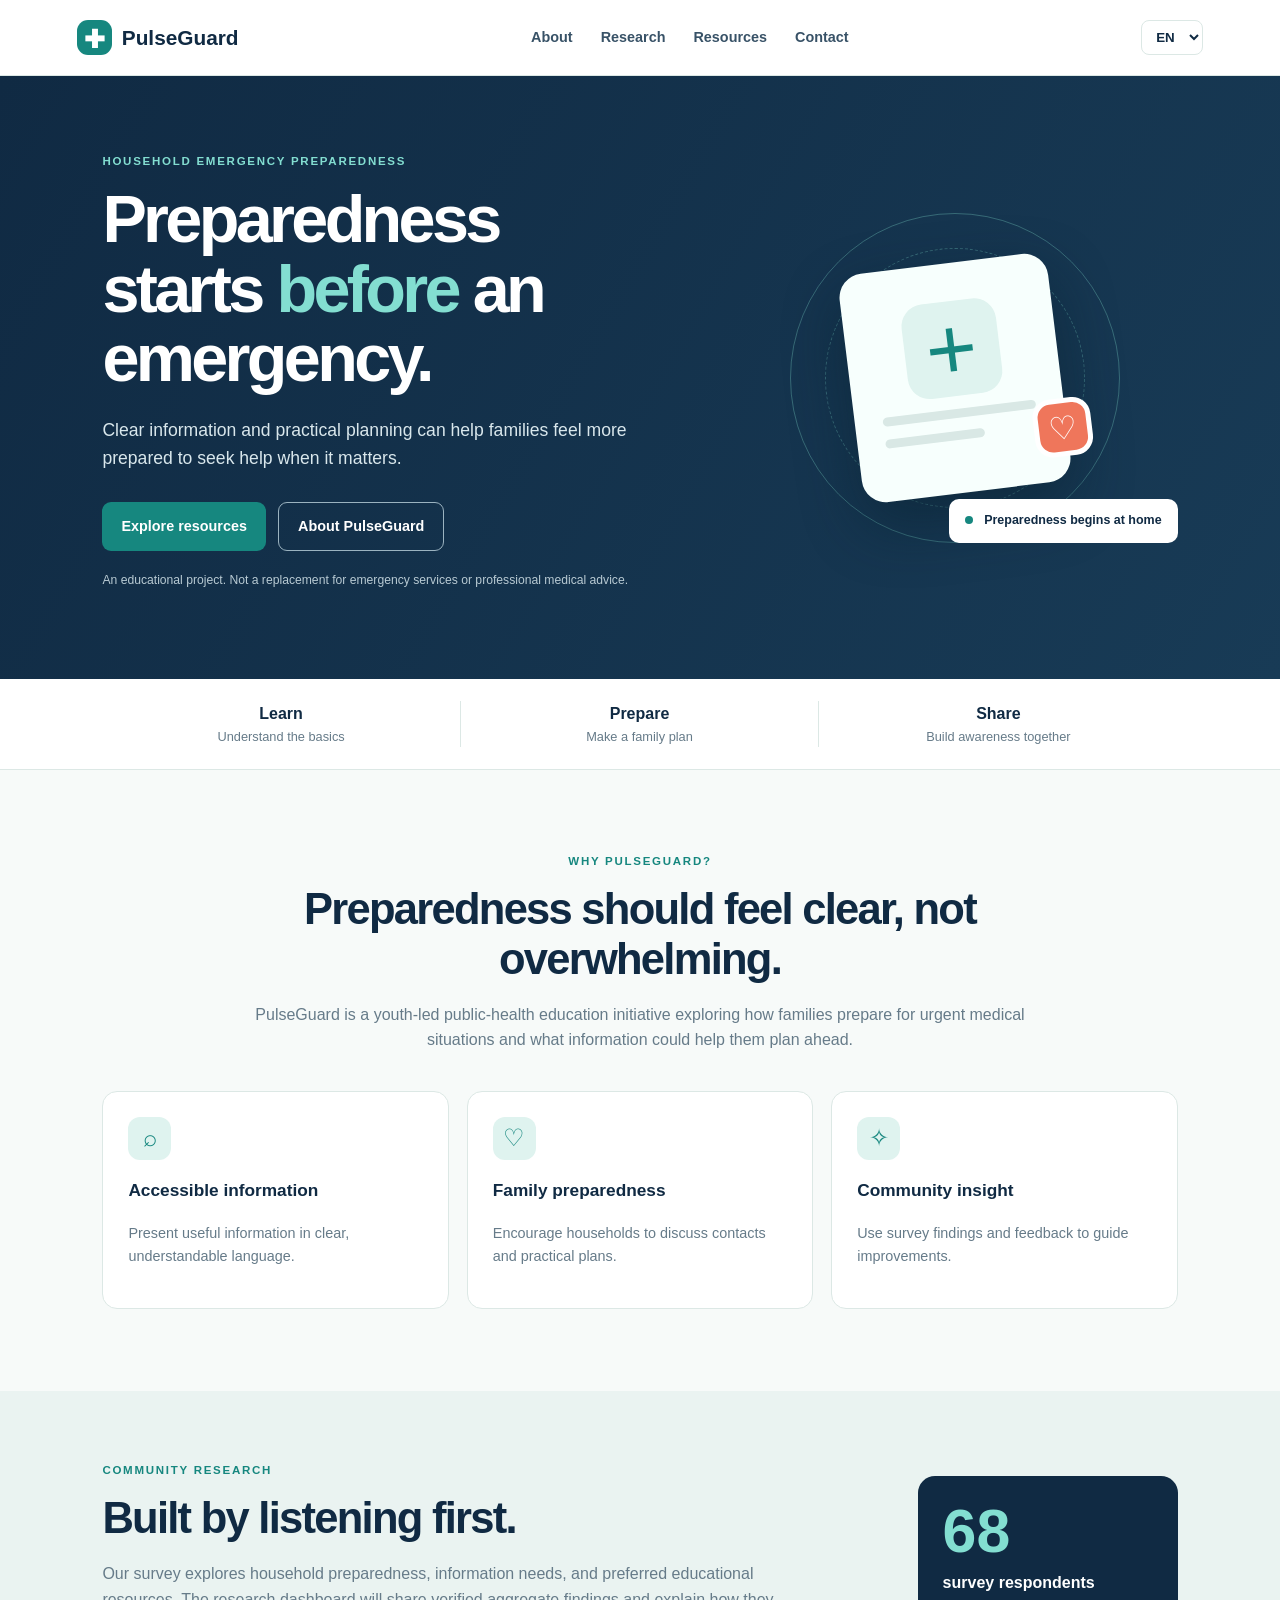
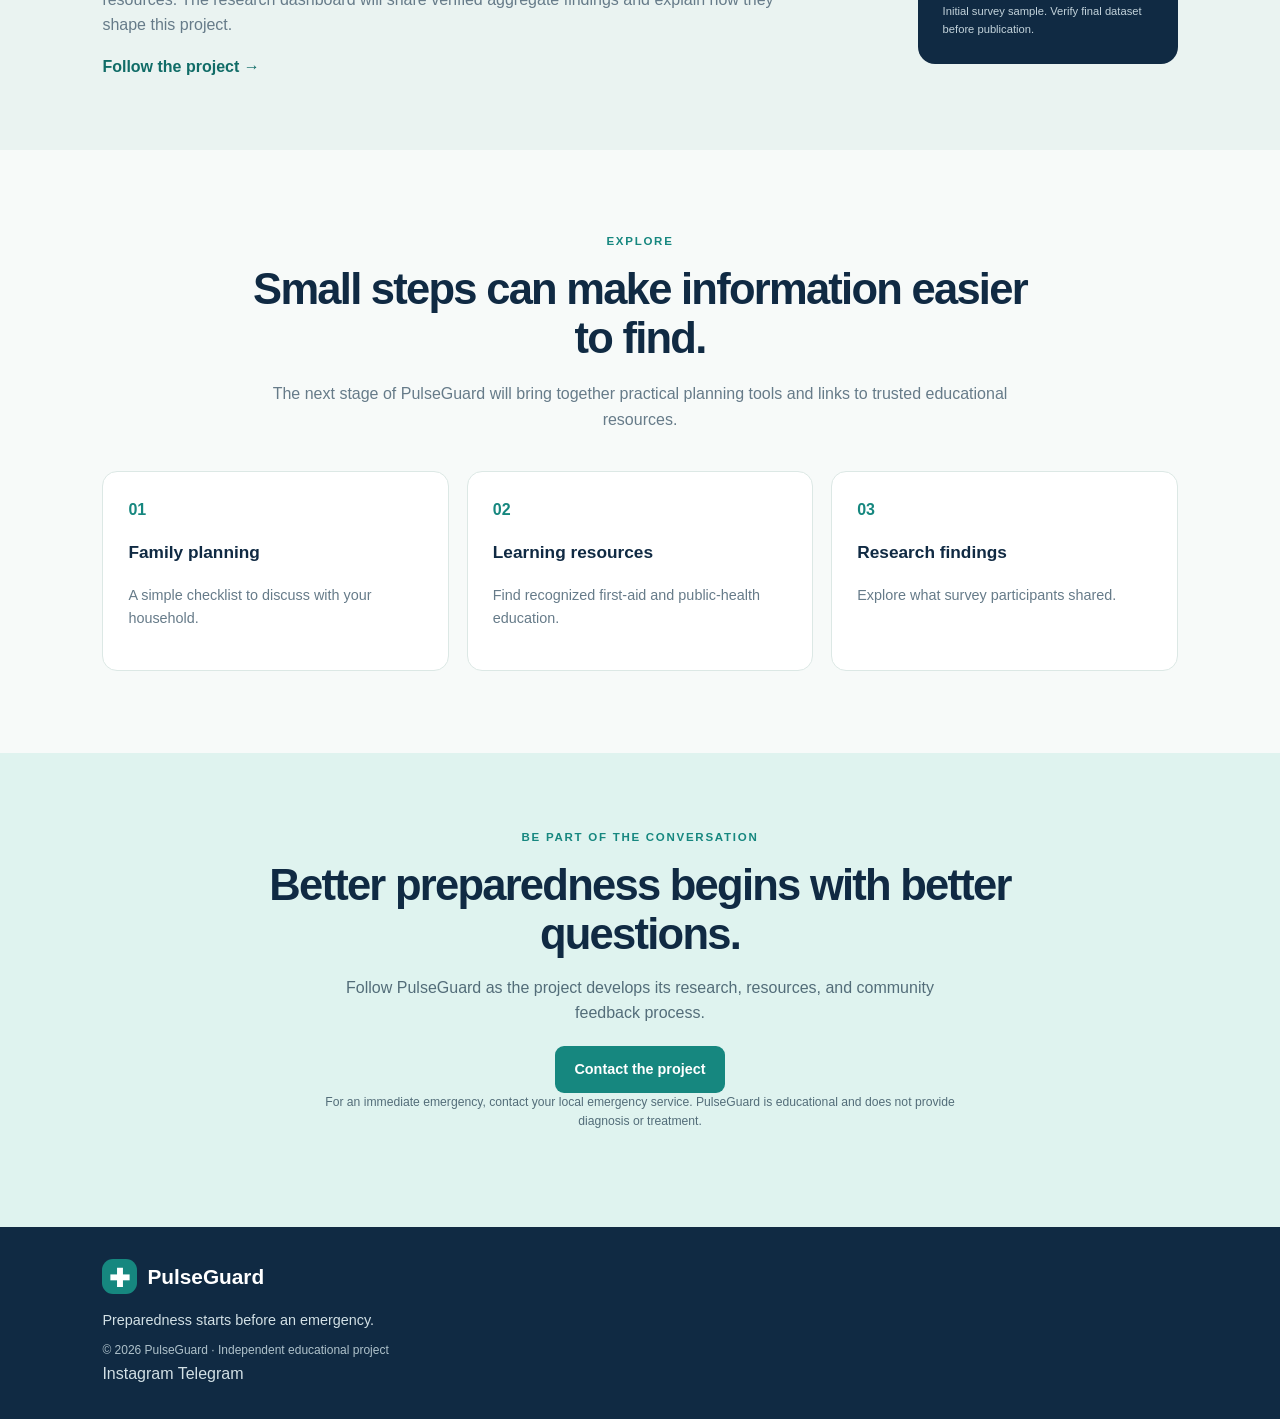
<file: pulse guard/index.html>
<!DOCTYPE html>
<html lang="en">
<head>
    <meta charset="UTF-8">
    <meta name="viewport" content="width=device-width, initial-scale=1.0">

    <meta name="description"
        content="PulseGuard helps families learn about household emergency preparedness.">

    <title>PulseGuard | Preparedness starts before an emergency</title>

    <link rel="stylesheet" href="styles.css">
</head>

<body>

    <!-- HEADER AND NAVIGATION -->
    <header class="header">

        <a href="#home" class="brand">
            <span class="brand-icon">✚</span>
            <span>PulseGuard</span>
        </a>

        <button class="menu-toggle" id="menuToggle">
            ☰
        </button>

        <nav id="nav">
            <a href="#about" data-i18n="navAbout">About</a>
            <a href="#research" data-i18n="navResearch">Research</a>
            <a href="#resources" data-i18n="navResources">Resources</a>
            <a href="#contact" data-i18n="navContact">Contact</a>
        </nav>

        <select id="languageSelect" aria-label="Select language">
            <option value="en">EN</option>
            <option value="uz">UZ</option>
            <option value="ru">RU</option>
        </select>

    </header>


    <!-- HERO SECTION -->
    <main>

        <section class="hero" id="home">

            <div class="hero-content">

                <p class="eyebrow" data-i18n="eyebrow">
                    HOUSEHOLD EMERGENCY PREPAREDNESS
                </p>

                <h1 data-i18n="headline">
                    Preparedness starts
                    <span>before</span> an emergency.
                </h1>

                <p class="hero-text" data-i18n="heroText">
                    Clear information and practical planning can
                    help families feel more prepared to seek help
                    when it matters.
                </p>

                <div class="actions">

                    <a href="#resources"
                       class="button primary"
                       data-i18n="primaryButton">
                        Explore resources
                    </a>

                    <a href="#about"
                       class="button secondary"
                       data-i18n="secondaryButton">
                        About PulseGuard
                    </a>

                </div>

                <p class="disclaimer" data-i18n="heroDisclaimer">
                    An educational project. Not a replacement
                    for emergency services or professional
                    medical advice.
                </p>

            </div>


            <!-- DECORATIVE MEDICAL ILLUSTRATION -->
            <div class="hero-visual">

                <div class="orbit orbit-one"></div>
                <div class="orbit orbit-two"></div>

                <div class="medical-card">

                    <div class="medical-cross">+</div>

                    <div class="medical-line"></div>
                    <div class="medical-line short"></div>

                    <div class="medical-heart">♡</div>

                </div>

                <div class="floating-tag">
                    <span class="tag-dot"></span>
                    <span data-i18n="visualTag">
                        Preparedness begins at home
                    </span>
                </div>

            </div>

        </section>


        <!-- THREE MAIN IDEAS -->
        <section class="trust-strip">

            <div>
                <strong data-i18n="stripOne">Learn</strong>
                <span data-i18n="stripOneText">
                    Understand the basics
                </span>
            </div>

            <div>
                <strong data-i18n="stripTwo">Prepare</strong>
                <span data-i18n="stripTwoText">
                    Make a family plan
                </span>
            </div>

            <div>
                <strong data-i18n="stripThree">Share</strong>
                <span data-i18n="stripThreeText">
                    Build awareness together
                </span></div>

        </section>


        <!-- ABOUT SECTION -->
        <section class="section" id="about">

            <div class="section-intro">

                <p class="eyebrow" data-i18n="aboutEyebrow">
                    WHY PULSEGUARD?
                </p>

                <h2 data-i18n="aboutTitle">
                    Preparedness should feel clear,
                    not overwhelming.
                </h2>

                <p data-i18n="aboutText">
                    PulseGuard is a youth-led public-health
                    education initiative exploring how families
                    prepare for urgent medical situations and
                    what information could help them plan ahead.
                </p>

            </div>


            <div class="values">

                <article class="value-card">
                    <span class="value-icon">⌕</span>

                    <h3 data-i18n="valueOneTitle">
                        Accessible information
                    </h3>

                    <p data-i18n="valueOneText">
                        Present useful information in clear,
                        understandable language.
                    </p>
                </article>


                <article class="value-card">
                    <span class="value-icon">♡</span>

                    <h3 data-i18n="valueTwoTitle">
                        Family preparedness
                    </h3>

                    <p data-i18n="valueTwoText">
                        Encourage households to discuss contacts
                        and practical plans.
                    </p>
                </article>


                <article class="value-card">
                    <span class="value-icon">✧</span>

                    <h3 data-i18n="valueThreeTitle">
                        Community insight
                    </h3>

                    <p data-i18n="valueThreeText">
                        Use survey findings and feedback
                        to guide improvements.
                    </p>
                </article>

            </div>

        </section>


        <!-- RESEARCH PREVIEW -->
        <section class="research-preview" id="research">

            <div class="research-inner">

                <div>

                    <p class="eyebrow" data-i18n="researchEyebrow">
                        COMMUNITY RESEARCH
                    </p>

                    <h2 data-i18n="researchTitle">
                        Built by listening first.
                    </h2>

                    <p data-i18n="researchText">
                        Our survey explores household preparedness,
                        information needs, and preferred educational
                        resources.
                    </p>

                    <a href="#contact" class="text-link"
                       data-i18n="researchLink">
                        Follow the project →
                    </a>

                </div>


                <div class="research-stat">

                    <span class="stat-number">68</span>

                    <span class="stat-label"
                          data-i18n="respondents">
                        survey respondents
                    </span>

                    <small data-i18n="preliminary">
                        Initial survey sample. Verify final dataset
                        before publication.
                    </small>

                </div>

            </div>

        </section>


        <!-- RESOURCES SECTION -->
        <section class="section resource-section" id="resources">

            <div class="section-intro">

                <p class="eyebrow" data-i18n="resourcesEyebrow">
                    EXPLORE
                </p>

                <h2 data-i18n="resourcesTitle">
                    Small steps can make information easier to find.
                </h2>

                <p data-i18n="resourcesText">
                    The next stage of PulseGuard will bring togetherpractical planning tools and links to trusted
                    educational resources.
                </p>

            </div>


            <div class="resource-grid">

                <article>
                    <span>01</span>
                    <h3 data-i18n="resourceOneTitle">
                        Family planning
                    </h3>
                    <p data-i18n="resourceOneText">
                        A simple checklist to discuss with your household.
                    </p>
                </article>


                <article>
                    <span>02</span>
                    <h3 data-i18n="resourceTwoTitle">
                        Learning resources
                    </h3>
                    <p data-i18n="resourceTwoText">
                        Find recognized first-aid and public-health education.
                    </p>
                </article>


                <article>
                    <span>03</span>
                    <h3 data-i18n="resourceThreeTitle">
                        Research findings
                    </h3>
                    <p data-i18n="resourceThreeText">
                        Explore what survey participants shared.
                    </p>
                </article>

            </div>

        </section>


        <!-- CONTACT SECTION -->
        <section class="closing" id="contact">

            <p class="eyebrow" data-i18n="closingEyebrow">
                BE PART OF THE CONVERSATION
            </p>

            <h2 data-i18n="closingTitle">
                Better preparedness begins with better questions.
            </h2>

            <p data-i18n="closingText">
                Follow PulseGuard as the project develops its
                research, resources, and community feedback process.
            </p>

            <a href="parvinashodikulova4@gmail.com"
               class="button primary"
               data-i18n="contactButton">
                Contact the project
            </a>

            <p class="disclaimer dark" data-i18n="safetyNote">
                For an immediate emergency, contact your local
                emergency service. PulseGuard is educational and
                does not provide diagnosis or treatment.
            </p>

        </section>

    </main>


    <!-- FOOTER -->
    <footer>

        <a href="#home" class="brand footer-brand">
            <span class="brand-icon">✚</span>
            PulseGuard
        </a>

        <p data-i18n="footerLine">
            Preparedness starts before an emergency.
        </p>

        <small>
            © 2026 PulseGuard ·
            <span data-i18n="footerNote">
                Independent educational project
            </span>
        </small>
        <div class="social-links">

    <a href="https://www.instagram.com/pulseguard_?obrf=MXJ0MThzNjN0M3g3dw%3D%3D&utm_source=qr"
       target="_blank"
       rel="noopener noreferrer">
        Instagram
    </a>

    <a href="https://t.me/pulseguard"
       target="_blank"
       rel="noopener noreferrer">
        Telegram
    </a>

</div>

    </footer>


    <script src="script.js"></script>

</body>
</html>
</file>
<file: pulse guard/styles.css>
/* =====================================
   1. WEBSITE COLORS AND BASIC SETTINGS
===================================== */

:root {
    --navy: #102A43;
    --navy-light: #183B56;
    --teal: #16877F;
    --teal-dark: #106C67;
    --mint: #DFF3EF;
    --paper: #F7FAF9;
    --white: #FFFFFF;
    --ink: #183044;
    --muted: #667B89;
    --line: #DCE8E5;
    --coral: #EF765B;
}


/* Apply basic settings to every element */

* {
    box-sizing: border-box;
}

html {
    scroll-behavior: smooth;
}

body {
    margin: 0;
    background: var(--paper);
    color: var(--ink);
    font-family: Arial, sans-serif;
    line-height: 1.6;
}

a {
    text-decoration: none;
    color: inherit;
}


/* =====================================
   2. HEADER AND NAVIGATION
===================================== */

.header {
    height: 76px;
    background: white;
    border-bottom: 1px solid var(--line);

    display: flex;
    align-items: center;
    justify-content: space-between;

    padding: 0 6vw;

    position: sticky;
    top: 0;
    z-index: 10;
}


/* Logo */

.brand {
    display: flex;
    align-items: center;
    gap: 10px;

    color: var(--navy);
    font-size: 1.3rem;
    font-weight: 800;
}

.brand-icon {
    display: grid;
    place-items: center;

    width: 35px;
    height: 35px;

    border-radius: 11px;
    background: var(--teal);
    color: white;

    font-size: 1.55rem;
}


/* Navigation links */

.header nav {
    display: flex;
    gap: 28px;

    font-size: 0.9rem;
    font-weight: 650;
    color: #385267;
}

.header nav a:hover {
    color: var(--teal);
}


/* Language selector */

.header select {
    border: 1px solid var(--line);
    border-radius: 8px;

    padding: 8px 10px;

    background: white;
    color: var(--navy);

    font-weight: 750;
}


/* Mobile menu button */

.menu-toggle {
    display: none;
}


/* =====================================
   3. HERO SECTION
===================================== */

.hero {
    min-height: 590px;

    background: linear-gradient(
        120deg,
        var(--navy),
        var(--navy-light)
    );

    padding: 76px 8vw;

    display: grid;
    grid-template-columns: 1.12fr 0.88fr;

    gap: 5vw;
    align-items: center;

    color: white;
    overflow: hidden;
}


/* Small uppercase headings */

.eyebrow {
    color: var(--teal);

    font-size: 0.72rem;
    font-weight: 800;
    letter-spacing: 0.15em;

    margin: 0 0 15px;
}

.hero .eyebrow {
    color: #83DED1;
}


/* Main headline */

.hero h1 {
    font-size: clamp(2.7rem, 5.2vw, 4.8rem);

    line-height: 1.04;
    letter-spacing: -0.055em;

    margin: 0 0 23px;
}

.hero h1 span {
    color: #83DED1;
}


.hero-text {
    font-size: 1.1rem;
    color: #D9E7EC;
    max-width: 590px;
}


/* Buttons */

.actions {
    display: flex;
    gap: 12px;
    flex-wrap: wrap;

    margin: 30px 0 20px;
}

.button {
    display: inline-flex;
    align-items: center;
    justify-content: center;

    padding: 12px 19px;

    border-radius: 9px;

    font-size: 0.9rem;
    font-weight: 750;
}

.primary {
    background: var(--teal);
    color: white;
}

.primary:hover {
    background: var(--teal-dark);
}

.secondary {
    border: 1px solid #9BB3C0;
    color: white;
}


.disclaimer {
    font-size: 0.76rem;
    color: #B8CAD3;
    max-width: 590px;
}


/* =====================================
   4. HERO ILLUSTRATION
===================================== */

.hero-visual {
    height: 360px;
    position: relative;

    display: grid;
    place-items: center;
}


/* Decorative circles */

.orbit {
    position: absolute;

    border: 1px solid #7DD4C755;
    border-radius: 50%;

    width: 330px;
    height: 330px;
}

.orbit-two {
    width: 260px;
    height: 260px;

    border-style: dashed;
}


/* Medical card */

.medical-card {
    width: 210px;
    height: 230px;

    background: #F7FFFD;

    border-radius: 24px;

    box-shadow: 0 24px 60px #071D2B77;

    transform: rotate(-7deg);

    padding: 28px;
    position: relative;
}


.medical-cross {
    height: 95px;
    width: 95px;

    margin: 10px auto;background: var(--mint);

    border-radius: 22px;

    display: grid;
    place-items: center;

    color: var(--teal);
    font-size: 5.5rem;
    font-weight: 400;
    line-height: 1;
}


.medical-line {
    height: 9px;

    background: #D9E8E5;

    border-radius: 20px;
    margin: 13px 0;
}

.medical-line.short {
    width: 65%;
}


.medical-heart {
    position: absolute;

    right: -25px;
    bottom: 24px;

    background: var(--coral);
    color: white;

    width: 58px;
    height: 58px;

    border: 5px solid white;
    border-radius: 18px;

    display: grid;
    place-items: center;

    font-size: 2rem;
}


/* Floating label */

.floating-tag {
    position: absolute;

    bottom: 15px;
    right: 0;

    background: white;
    color: var(--navy);

    padding: 12px 16px;

    border-radius: 10px;

    font-size: 0.78rem;
    font-weight: 700;
}

.tag-dot {
    display: inline-block;

    width: 8px;
    height: 8px;

    background: var(--teal);
    border-radius: 50%;

    margin-right: 8px;
}


/* =====================================
   5. THREE MAIN IDEAS
===================================== */

.trust-strip {
    display: grid;
    grid-template-columns: repeat(3, 1fr);

    padding: 22px 8vw;

    background: white;
    border-bottom: 1px solid var(--line);
}

.trust-strip div {
    display: flex;
    flex-direction: column;

    text-align: center;

    border-right: 1px solid var(--line);
}

.trust-strip div:last-child {
    border: 0;
}

.trust-strip strong {
    color: var(--navy);
}

.trust-strip span {
    font-size: 0.8rem;
    color: var(--muted);
}


/* =====================================
   6. ABOUT SECTION
===================================== */

.section {
    padding: 82px 8vw;
}

.section-intro {
    text-align: center;

    max-width: 790px;

    margin: 0 auto 38px;
}

.section-intro h2,
.research-inner h2,
.closing h2 {
    font-size: clamp(2rem, 3.4vw, 3.1rem);

    line-height: 1.13;
    letter-spacing: -0.04em;

    color: var(--navy);

    margin: 0 0 18px;
}

.section-intro > p:last-child {
    color: var(--muted);
}


/* About cards */

.values,
.resource-grid {
    display: grid;
    grid-template-columns: repeat(3, 1fr);

    gap: 18px;
}

.value-card,
.resource-grid article {
    background: white;

    border: 1px solid var(--line);
    border-radius: 15px;

    padding: 25px;
}


.value-icon {
    display: grid;
    place-items: center;

    width: 43px;
    height: 43px;

    background: var(--mint);

    border-radius: 12px;

    color: var(--teal);
    font-size: 1.5rem;
}

.value-card h3,
.resource-grid h3 {
    color: var(--navy);
    font-size: 1.08rem;
}

.value-card p,
.resource-grid p {
    font-size: 0.9rem;
    color: var(--muted);
}


/* =====================================
   7. RESEARCH PREVIEW
===================================== */

.research-preview {
    background: #EAF3F1;
    padding: 70px 8vw;
}

.research-inner {
    display: grid;

    grid-template-columns: 1fr 260px;

    gap: 50px;
    align-items: center;

    max-width: 1150px;
    margin: auto;
}

.research-inner p:not(.eyebrow) {
    color: var(--muted);
    max-width: 680px;
}

.text-link {
    color: var(--teal-dark);
    font-weight: 750;
}


/* Respondent number */

.research-stat {
    background: var(--navy);

    padding: 25px;
    border-radius: 17px;

    color: white;

    display: flex;
    flex-direction: column;
}

.stat-number {
    font-size: 3.8rem;
    line-height: 1;

    color: #83DED1;
    font-weight: 800;
}

.stat-label {
    font-weight: 700;
    margin: 8px 0;
}

.research-stat small {
    font-size: 0.7rem;
    color: #C3D3DB;
}


/* =====================================
   8. RESOURCES SECTION
===================================== */

.resource-section {
    background: var(--paper);
}

.resource-grid article > span {
    font-weight: 800;
    color: var(--teal);
}


/* =====================================
   9. CLOSING SECTION
===================================== */

.closing {
    text-align: center;

    background: var(--mint);padding: 75px 8vw;
}

.closing h2 {
    max-width: 800px;
    margin: 0 auto 15px;
}

.closing > p:not(.eyebrow) {
    max-width: 650px;

    margin: 0 auto 20px;

    color: #536D79;
}

.closing .dark {
    margin: 25px auto 0;
    color: #647C86;
}


/* =====================================
   10. FOOTER
===================================== */

footer {
    background: var(--navy);

    padding: 32px 8vw;

    color: #D2E0E5;
}

footer .brand {
    color: white;
}

footer p {
    margin: 15px 0 4px;
    font-size: 0.9rem;
}

footer small {
    color: #AFC2CB;
    font-size: 0.75rem;
}


/* =====================================
   11. MOBILE RESPONSIVE DESIGN
===================================== */

.menu-toggle {
    display: none;

    background: none;
    border: 0;

    font-size: 1.5rem;
    color: var(--navy);
}


/* Tablets and phones */

@media (max-width: 800px) {

    .header {
        height: 68px;
        padding: 0 5vw;
    }

    .menu-toggle {
        display: block;
        order: 3;
    }

    .header nav {
        display: none;

        position: absolute;

        top: 68px;
        left: 0;
        right: 0;

        background: white;

        padding: 18px 6vw 22px;

        flex-direction: column;
        gap: 16px;

        border-bottom: 1px solid var(--line);
    }

    .header nav.open {
        display: flex;
    }

    .hero {
        grid-template-columns: 1fr;
        padding: 58px 7vw;
    }

    .hero-visual {
        height: 290px;
    }

    .orbit {
        width: 270px;
        height: 270px;
    }

    .orbit-two {
        width: 215px;
        height: 215px;
    }

    .medical-card {
        transform: scale(0.85) rotate(-7deg);
    }

    .floating-tag {
        right: 2%;
    }

    .section {
        padding: 60px 7vw;
    }

    .values,
    .resource-grid {
        grid-template-columns: 1fr;
    }

    .research-inner {
        grid-template-columns: 1fr;
        gap: 25px;
    }

    .trust-strip {
        padding: 18px 4vw;
    }

}


/* Small phones */

@media (max-width: 420px) {

    .hero h1 {
        font-size: 2.65rem;
    }

    .trust-strip {
        gap: 8px;
    }

    .trust-strip strong {
        font-size: 0.9rem;
    }

    .trust-strip span {
        font-size: 0.65rem;
    }

}
</file>
